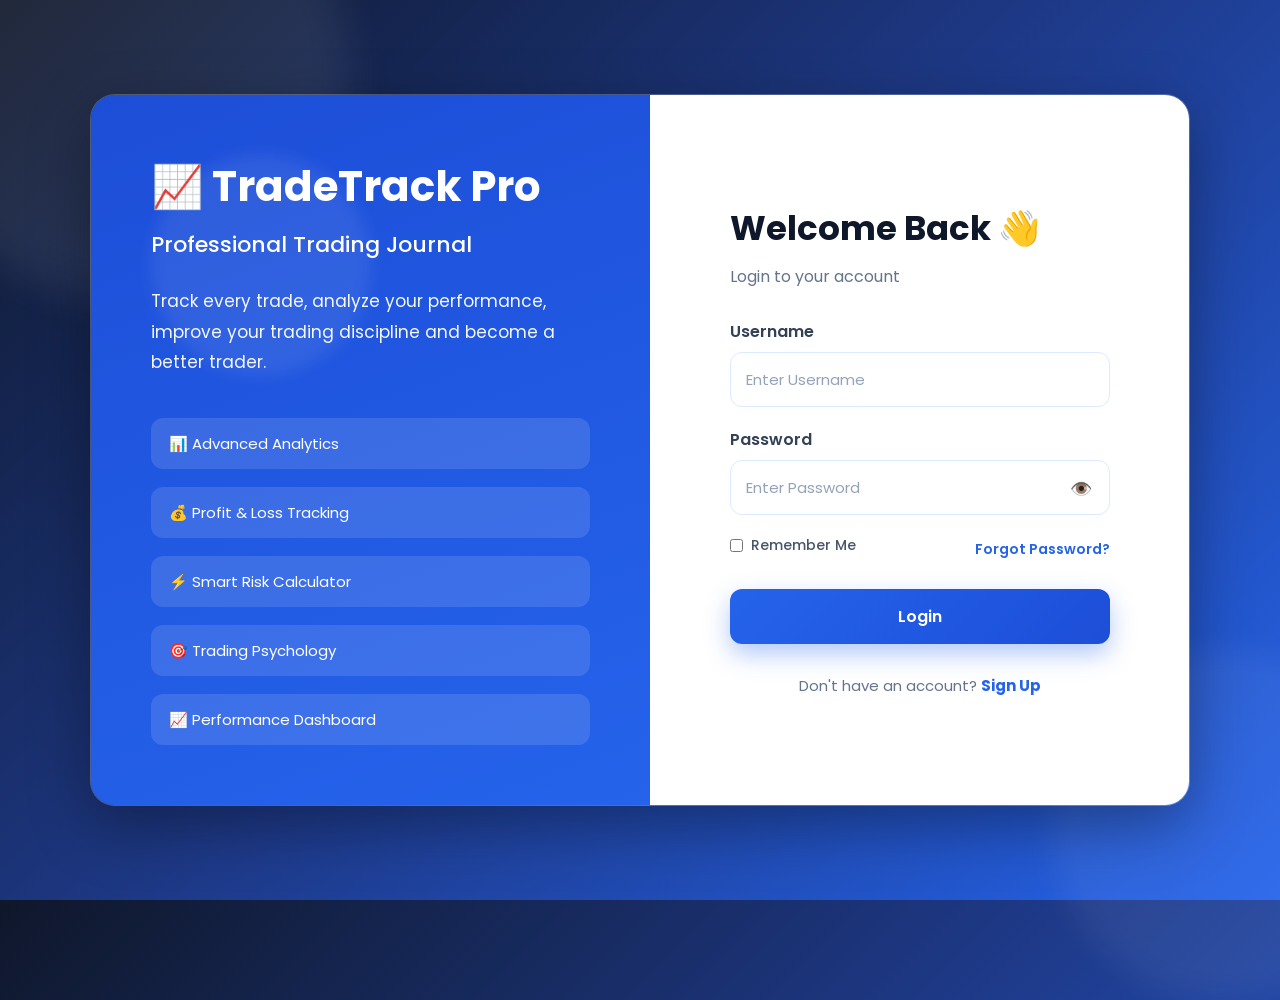
<file: HTML/index.html>
<!DOCTYPE html>
<html lang="en">

<head>

    <meta charset="UTF-8">

    <meta name="viewport" content="width=device-width, initial-scale=1.0">

    <title>TradeTrack Pro | Login</title>

    <link rel="preconnect" href="https://fonts.googleapis.com">

    <link rel="preconnect" href="https://fonts.gstatic.com" crossorigin>

    <link href="https://fonts.googleapis.com/css2?family=Poppins:wght@300;400;500;600;700&display=swap" rel="stylesheet">

    <link rel="stylesheet" href="../CSS/auth.css">
    

</head>

<body>

<div class="container">

    <!-- Left Panel -->

    <div class="left-panel">

        <h1>📈 TradeTrack Pro</h1>

        <h2>Professional Trading Journal</h2>

        <p>

            Track every trade, analyze your performance,
            improve your trading discipline and become
            a better trader.

        </p>

        <div class="features">

            <div>📊 Advanced Analytics</div>

            <div>💰 Profit & Loss Tracking</div>

            <div>⚡ Smart Risk Calculator</div>

            <div>🎯 Trading Psychology</div>

            <div>📈 Performance Dashboard</div>

        </div>

    </div>

    <!-- Right Panel -->

    <div class="right-panel">

        <div class="form-box">

            <h2>Welcome Back 👋</h2>

            <p>Login to your account</p>

            <form id="loginForm">

                <label>Username</label>

                <input
                    type="text"
                    id="username"
                    placeholder="Enter Username"
                    required>

                <label>Password</label>

                <div class="password-box">

                    <input
                        type="password"
                        id="password"
                        placeholder="Enter Password"
                        required>

                    <span id="togglePassword">👁️</span>

                </div>

                <div class="options">

                    <label>

                        <input
                            type="checkbox"
                            id="remember">

                        Remember Me

                    </label>

                  
                   <a href="forgotPassword.html" class="forgot-link">
    Forgot Password?
</a>
                </div>

                <button type="submit">

                    Login

                </button>

                <p id="errorMessage"></p>

                <div class="link">

                    Don't have an account?

                    <a href="signup.html">

                        Sign Up

                    </a>

                </div>

            </form>

        </div>

    </div>

</div>

<script src="../JS/login.js"></script>

</body>

</html>
</file>
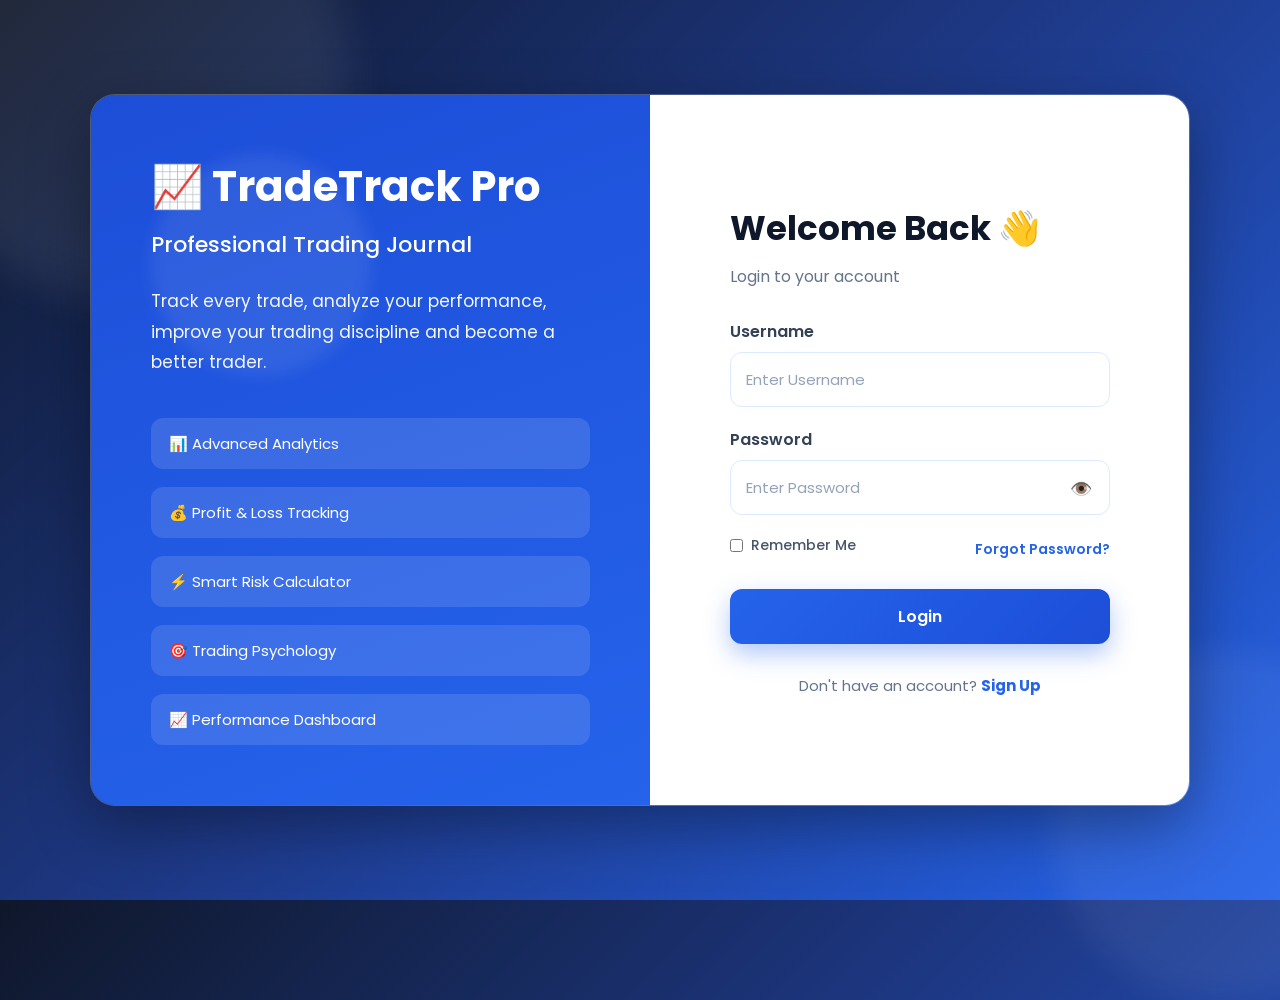
<file: HTML/addTrade.html>
<!DOCTYPE html>
<html lang="en">

<head>

    <meta charset="UTF-8">

    <meta name="viewport" content="width=device-width, initial-scale=1.0">

    <title>Add Trade | TradeTrack Pro</title>

    <!-- Google Font -->
    <link rel="preconnect" href="https://fonts.googleapis.com">

    <link rel="preconnect" href="https://fonts.gstatic.com" crossorigin>

    <link href="https://fonts.googleapis.com/css2?family=Poppins:wght@300;400;500;600;700&display=swap"
        rel="stylesheet">

    <!-- CSS -->
    <link rel="stylesheet" href="../CSS/addTrade.css">

</head>

<body>

<div class="container">

    <!-- Sidebar -->

    <aside class="sidebar">

        <div class="logo">

            <h2>📈 TradeTrack Pro</h2>

        </div>

        <ul class="menu">

            <li>
                <a href="dashboard.html">🏠 Dashboard</a>
            </li>

            <li class="active">
                <a href="addTrade.html">➕ Add Trade</a>
            </li>

            <li>
                <a href="history.html">📜 Trade History</a>
            </li>

            <li>
                <a href="analytics.html">📊 Analytics</a>
            </li>

            <l>
                <li><a href="riskCalculator.html">💰 Risk Calculator</a></li>
            </li>

            <li>
                <a href="settings.html">⚙️ Settings</a>
            </li>

        </ul>

    </aside>

    <!-- Main -->

    <main class="main">

        <div class="page-title">

            <h1>Add New Trade</h1>

            <p>Record every trade. Improve every day.</p>

        </div>

        <form id="tradeForm">

            <div class="grid">

                <!-- Stock -->

                <div class="input-box">

                    <label>Index / Stock Name</label>

                    <input
                        type="text"
                        id="stock"
                        placeholder="Example : Nifty , TCS"
                        required>

                </div>

                <!-- Trade Type -->

                <div class="input-box">

                    <label>Trade Type</label>

                    <select id="type">

                        <option value="BUY">BUY</option>

                        <option value="SELL">SELL</option>

                    </select>

                </div>

                <!-- Entry -->

                <div class="input-box">

                    <label>Entry Price</label>

                    <input
                        type="number"
                        id="entry"
                        placeholder="Enter Entry Price"
                        required>

                </div>

                <!-- Exit -->

                <div class="input-box">

                    <label>Exit Price</label>

                    <input
                        type="number"
                        id="exit"
                        placeholder="Enter Exit Price"
                        required>

                </div>

                <!-- Quantity -->

                <div class="input-box">

                    <label>Quantity</label>

                    <input
                        type="number"
                        id="quantity"
                        placeholder="Enter Quantity"
                        required>

                </div>

                <!-- Strategy -->

                <div class="input-box">

                    <label>Strategy</label>

                    <input
                        type="text"
                        id="strategy"
                        placeholder="Breakout, Scalping, Swing..."
                        required>

                </div>

                <!-- Emotion -->

                <div class="input-box">

                    <label>Emotion</label>

                    <input
                        type="text"
                        id="emotion"
                        placeholder="Happy, Fear, Angry..."
                        required>

                </div>

                <!-- Date -->

                <div class="input-box">

                    <label>Trade Date</label>

                    <input
                        type="date"
                        id="date"
                        required>

                </div>

            </div>

            <!-- Notes -->

            <div class="notes">

                <label>Trade Notes</label>

                <textarea
                    id="notes"
                    rows="6"
                    placeholder="Write your trading observations..."></textarea>

            </div>

            <!-- PNL -->

            <div class="summary">

                <h2>Profit / Loss</h2>

                <h1 id="pnl">₹0</h1>

            </div>

            <!-- Button -->

            <button
                type="submit"
                class="save-btn">

                Save Trade

            </button>

        </form>

    </main>

</div>

<script src="../JS/addTrade.js"></script>

</body>

</html>
</file>
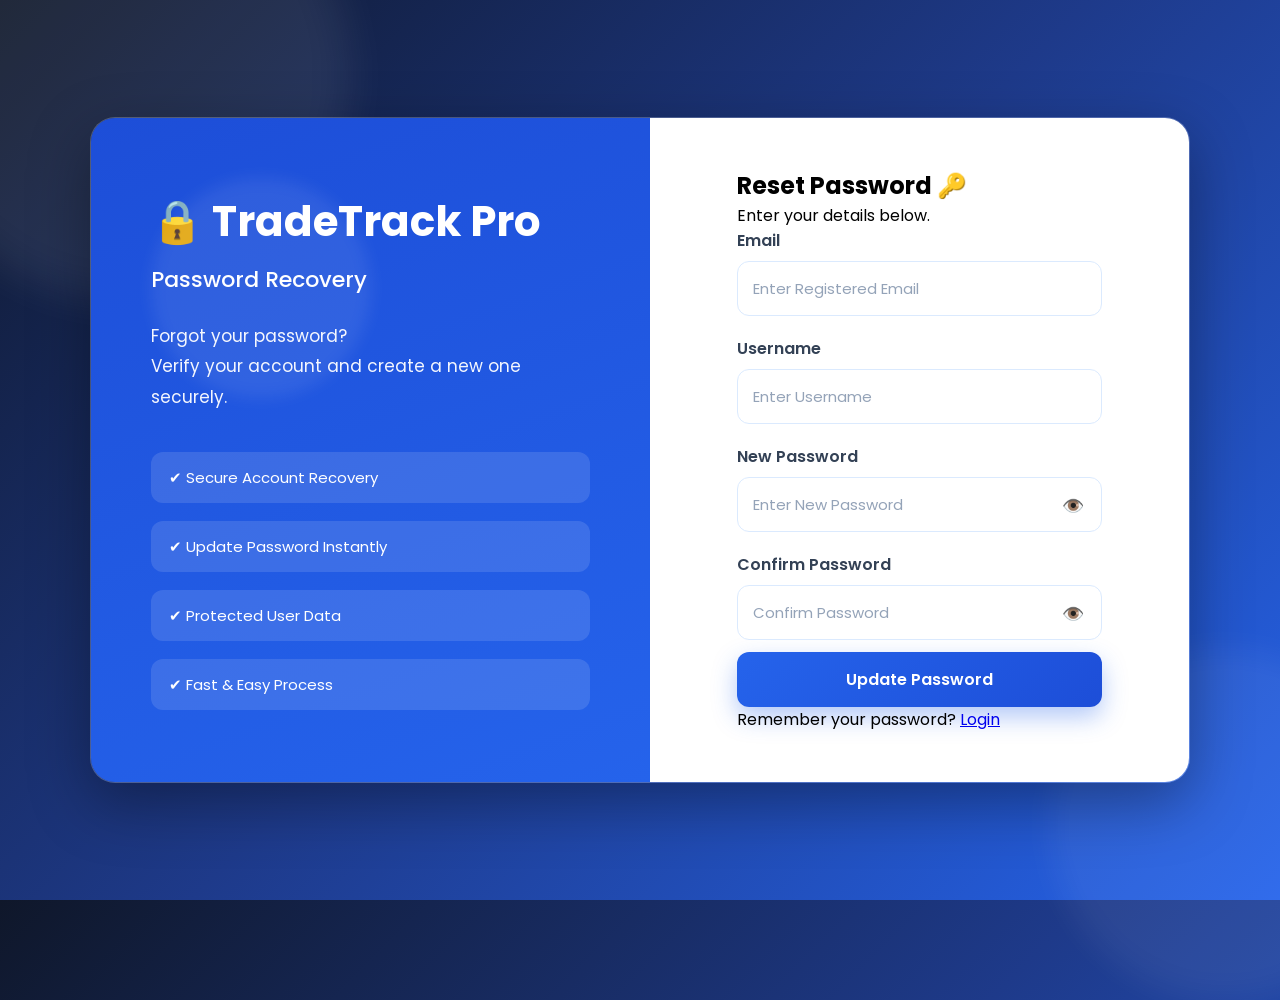
<file: HTML/forgotPassword.html>
<!DOCTYPE html>
<html lang="en">

<head>

    <meta charset="UTF-8">

    <meta name="viewport" content="width=device-width, initial-scale=1.0">

    <title>TradeTrack Pro | Forgot Password</title>

    <!-- Google Font -->

    <link rel="preconnect" href="https://fonts.googleapis.com">

    <link rel="preconnect" href="https://fonts.gstatic.com" crossorigin>

    <link href="https://fonts.googleapis.com/css2?family=Poppins:wght@300;400;500;600;700&display=swap" rel="stylesheet">

    <!-- Common Auth CSS -->

    <link rel="stylesheet" href="../CSS/auth.css">

</head>

<body>

<div class="container">

    <!-- Left Side -->

    <div class="left-panel">

        <h1>🔒 TradeTrack Pro</h1>

        <h2>Password Recovery</h2>

        <p>

            Forgot your password?<br>

            Verify your account and create a new one securely.

        </p>

        <div class="features">

            <div>✔ Secure Account Recovery</div>

            <div>✔ Update Password Instantly</div>

            <div>✔ Protected User Data</div>

            <div>✔ Fast & Easy Process</div>

        </div>

    </div>

    <!-- Right Side -->

    <div class="right-panel">

        <div class="login-card">

            <h2>Reset Password 🔑</h2>

            <p>Enter your details below.</p>

            <form id="forgotForm">

                <label>Email</label>

                <input
                    type="email"
                    id="email"
                    placeholder="Enter Registered Email"
                    required>

                <label>Username</label>

                <input
                    type="text"
                    id="username"
                    placeholder="Enter Username"
                    required>

                <label>New Password</label>

                <div class="password-box">

                    <input
                        type="password"
                        id="password"
                        placeholder="Enter New Password"
                        required>

                    <span id="togglePassword">👁️</span>

                </div>

                <label>Confirm Password</label>

                <div class="password-box">

                    <input
                        type="password"
                        id="confirmPassword"
                        placeholder="Confirm Password"
                        required>

                    <span id="toggleConfirmPassword">👁️</span>

                </div>

                <p id="passwordStrength"></p>

                <p id="forgotMessage"></p>

                <button type="submit">

                    Update Password

                </button>

                <div class="signup">

                    Remember your password?

                    <a href="index.html">

                        Login

                    </a>

                </div>

            </form>

        </div>

    </div>

</div>

<script src="../JS/forgotPassword.js"></script>

</body>

</html>
</file>
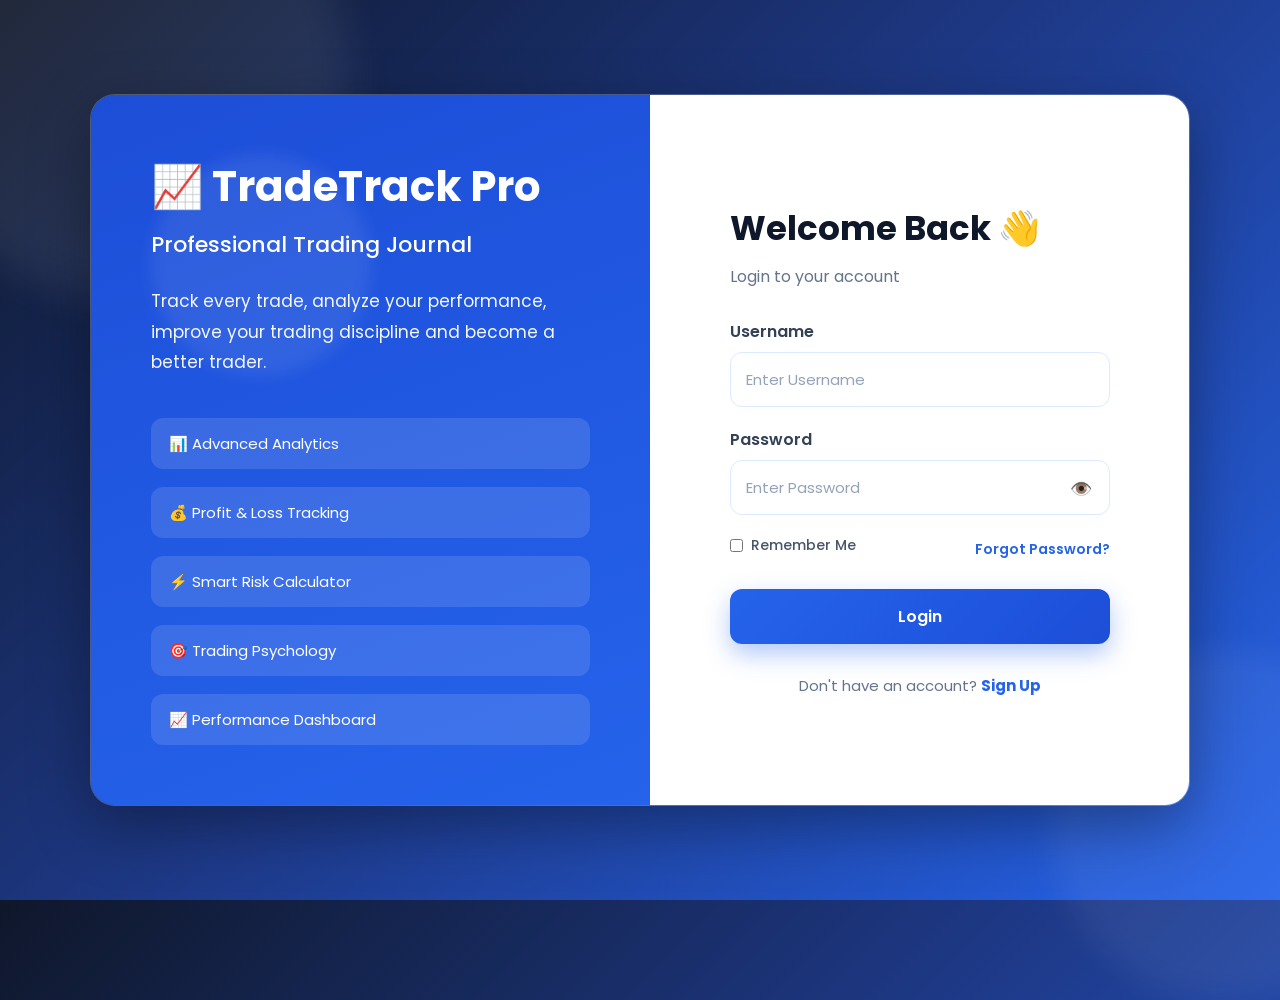
<file: HTML/history.html>
<!DOCTYPE html>
<html lang="en">

<head>

<meta charset="UTF-8">

<meta name="viewport" content="width=device-width, initial-scale=1.0">

<title>Trade History | TradeTrack Pro</title>

<link rel="preconnect" href="https://fonts.googleapis.com">

<link rel="preconnect" href="https://fonts.gstatic.com" crossorigin>

<link href="https://fonts.googleapis.com/css2?family=Poppins:wght@300;400;500;600;700&display=swap" rel="stylesheet">

<link rel="stylesheet" href="../CSS/history.css">

</head>

<body>

<div class="container">

<!-- Sidebar -->

<aside class="sidebar">

<div class="logo">

<h2>📈 TradeTrack Pro</h2>

</div>

<ul class="menu">

<li><a href="dashboard.html">🏠 Dashboard</a></li>

<li><a href="addTrade.html">➕ Add Trade</a></li>

<li class="active"><a href="history.html">📜 Trade History</a></li>

<li><a href="analytics.html">📊 Analytics</a></li>

<li><a href="riskCalculator.html">💰 Risk Calculator</a></li>

<li><a href="settings.html">⚙️ Settings</a></li>

</ul>

</aside>

<!-- Main -->

<main class="main-content">

<h1>📜 Trade History</h1>

<p>View and manage all your saved trades.</p>

<br>

<div class="table-container">

<table>

<thead>

<tr>

<th>Stock</th>

<th>Type</th>

<th>Entry</th>

<th>Exit</th>

<th>Qty</th>

<th>P/L</th>

<th>Strategy</th>

<th>Emotion</th>

<th>Date</th>

<th>Action</th>

</tr>

</thead>

<tbody id="tradeTable">

</tbody>

</table>

</div>

</main>

</div>

<script src="../JS/history.js"></script>

</body>

</html>
</file>
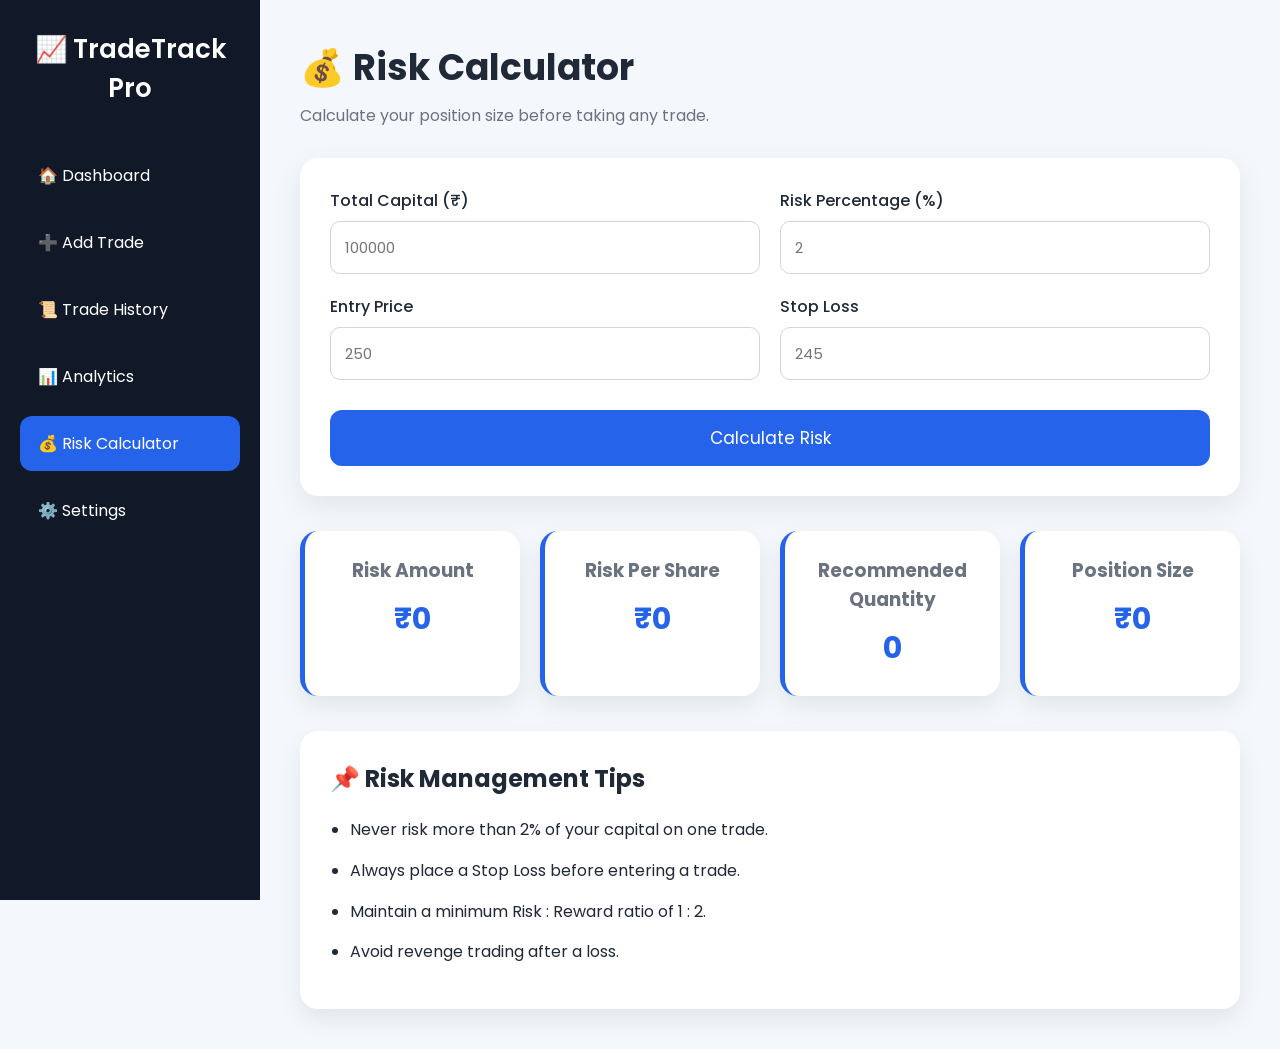
<file: HTML/riskCalculator.html>
<!DOCTYPE html>
<html lang="en">

<head>

    <meta charset="UTF-8">

    <meta name="viewport" content="width=device-width, initial-scale=1.0">

    <title>Risk Calculator | TradeTrack Pro</title>

    <link rel="preconnect" href="https://fonts.googleapis.com">

    <link rel="preconnect" href="https://fonts.gstatic.com" crossorigin>

    <link href="https://fonts.googleapis.com/css2?family=Poppins:wght@300;400;500;600;700&display=swap"
        rel="stylesheet">

    <link rel="stylesheet" href="../CSS/riskCalculator.css">

</head>

<body>

<div class="container">

    <!-- ================= Sidebar ================= -->

    <aside class="sidebar">

        <div class="logo">

            <h2>📈 TradeTrack Pro</h2>

        </div>

        <ul class="menu">

            <li>
                <a href="dashboard.html">🏠 Dashboard</a>
            </li>

            <li>
                <a href="addTrade.html">➕ Add Trade</a>
            </li>

            <li>
                <a href="history.html">📜 Trade History</a>
            </li>

            <li>
                <a href="analytics.html">📊 Analytics</a>
            </li>

            <li class="active">
                <a href="riskCalculator.html">💰 Risk Calculator</a>
            </li>

            <li>
                <a href="settings.html">⚙️ Settings</a>
            </li>

        </ul>

    </aside>

    <!-- ================= Main ================= -->

    <main class="main-content">

        <div class="page-title">

            <h1>💰 Risk Calculator</h1>

            <p>Calculate your position size before taking any trade.</p>

        </div>

        <div class="calculator">

            <div class="grid">

                <div class="input-box">

                    <label>Total Capital (₹)</label>

                    <input
                        type="number"
                        id="capital"
                        placeholder="100000">

                </div>

                <div class="input-box">

                    <label>Risk Percentage (%)</label>

                    <input
                        type="number"
                        id="riskPercent"
                        placeholder="2">

                </div>

                <div class="input-box">

                    <label>Entry Price</label>

                    <input
                        type="number"
                        id="entryPrice"
                        placeholder="250">

                </div>

                <div class="input-box">

                    <label>Stop Loss</label>

                    <input
                        type="number"
                        id="stopLoss"
                        placeholder="245">

                </div>

            </div>

            <button id="calculateBtn">

                Calculate Risk

            </button>

        </div>

        <!-- ================= Result ================= -->

        <section class="result">

            <div class="result-card">

                <h3>Risk Amount</h3>

                <h2 id="riskAmount">₹0</h2>

            </div>

            <div class="result-card">

                <h3>Risk Per Share</h3>

                <h2 id="riskPerShare">₹0</h2>

            </div>

            <div class="result-card">

                <h3>Recommended Quantity</h3>

                <h2 id="quantity">0</h2>

            </div>

            <div class="result-card">

                <h3>Position Size</h3>

                <h2 id="positionSize">₹0</h2>

            </div>

        </section>

        <!-- ================= Tips ================= -->

        <section class="tips">

            <h2>📌 Risk Management Tips</h2>

            <ul>

                <li>Never risk more than 2% of your capital on one trade.</li>

                <li>Always place a Stop Loss before entering a trade.</li>

                <li>Maintain a minimum Risk : Reward ratio of 1 : 2.</li>

                <li>Avoid revenge trading after a loss.</li>

            </ul>

        </section>

    </main>

</div>

<script src="../JS/riskCalculator.js"></script>

</body>

</html>
</file>
<file: CSS/auth.css>
/* ==========================================
   TradeTrack Pro - Authentication
   Author : ChatGPT
========================================== */

*{
    margin:0;
    padding:0;
    box-sizing:border-box;
    font-family:'Poppins',sans-serif;
}

body{
    min-height:100vh;
    display:flex;
    justify-content:center;
    align-items:center;
    overflow:hidden;
    background:linear-gradient(135deg,#0f172a,#1e3a8a,#2563eb);
    position:relative;
}

/* Animated Background */

body::before{
    content:"";
    position:absolute;
    width:450px;
    height:450px;
    border-radius:50%;
    background:rgba(255,255,255,.08);
    top:-150px;
    left:-100px;
    filter:blur(20px);
    animation:float1 8s infinite ease-in-out;
}

body::after{
    content:"";
    position:absolute;
    width:350px;
    height:350px;
    border-radius:50%;
    background:rgba(255,255,255,.06);
    right:-120px;
    bottom:-100px;
    filter:blur(15px);
    animation:float2 10s infinite ease-in-out;
}

@keyframes float1{
    0%,100%{
        transform:translateY(0);
    }
    50%{
        transform:translateY(40px);
    }
}

@keyframes float2{
    0%,100%{
        transform:translateY(0);
    }
    50%{
        transform:translateY(-40px);
    }
}

/* Main Container */

.container{

    width:1100px;

    max-width:95%;

    min-height:650px;

    display:flex;

    border-radius:25px;

    overflow:hidden;

    background:rgba(255,255,255,.08);

    backdrop-filter:blur(18px);

    box-shadow:0 20px 60px rgba(0,0,0,.35);

    border:1px solid rgba(255,255,255,.15);

    z-index:5;

}

/* LEFT PANEL */

.left-panel{

    flex:1;

    padding:60px;

    color:#fff;

    display:flex;

    flex-direction:column;

    justify-content:center;

    background:linear-gradient(160deg,#1d4ed8,#2563eb);

}

.left-panel h1{

    font-size:42px;

    margin-bottom:10px;

    font-weight:700;

}

.left-panel h2{

    font-size:22px;

    font-weight:500;

    margin-bottom:25px;

}

.left-panel p{

    font-size:17px;

    line-height:1.8;

    opacity:.95;

    margin-bottom:40px;

}

.features{

    display:flex;

    flex-direction:column;

    gap:18px;

}

.features div{

    padding:14px 18px;

    background:rgba(255,255,255,.12);

    border-radius:12px;

    font-size:15px;

    transition:.3s;

}

.features div:hover{

    transform:translateX(8px);

    background:rgba(255,255,255,.2);

}

/* RIGHT PANEL */

.right-panel{

    flex:1;

    display:flex;

    justify-content:center;

    align-items:center;

    padding:50px;

    background:#fff;

}

/* LOGIN / SIGNUP CARD */

.form-box{

    width:100%;

    max-width:380px;

}

.form-box h2{

    font-size:34px;

    color:#0f172a;

    margin-bottom:10px;

}

.form-box p{

    color:#64748b;

    margin-bottom:30px;

}

label{

    display:block;

    margin-bottom:8px;

    font-weight:600;

    color:#334155;

}

input{

    width:100%;

    padding:15px;

    border-radius:12px;

    border:1px solid #dbeafe;

    outline:none;

    margin-bottom:20px;

    font-size:15px;

    transition:.3s;

}

input:focus{

    border-color:#2563eb;

    box-shadow:0 0 10px rgba(37,99,235,.25);

}
/* ============================
   Password Box
============================ */

.password-box{
    position:relative;
    width:100%;
    margin-bottom:20px;
}

.password-box input{
    margin-bottom:0;
    padding-right:55px;
}

.password-box span{
    position:absolute;
    right:18px;
    top:50%;
    transform:translateY(-50%);
    cursor:pointer;
    font-size:18px;
    color:#64748b;
    transition:.3s;
}

.password-box span:hover{
    color:#2563eb;
}

/* ============================
   Remember & Forgot
============================ */

.options{
    display:flex;
    justify-content:space-between;
    align-items:center;
    margin-bottom:25px;
    font-size:14px;
}

.options label{
    display:flex;
    align-items:center;
    gap:8px;
    cursor:pointer;
    color:#475569;
    font-weight:500;
}

.options input{
    width:auto;
    margin:0;
}

.options a{
    text-decoration:none;
    color:#2563eb;
    font-weight:600;
    transition:.3s;
}

.options a:hover{
    color:#1d4ed8;
}

/* ============================
   Button
============================ */

button{

    width:100%;

    padding:15px;

    border:none;

    border-radius:12px;

    background:linear-gradient(135deg,#2563eb,#1d4ed8);

    color:#fff;

    font-size:16px;

    font-weight:600;

    cursor:pointer;

    transition:.35s;

    box-shadow:0 10px 25px rgba(37,99,235,.35);

}

button:hover{

    transform:translateY(-3px);

    box-shadow:0 18px 35px rgba(37,99,235,.45);

}

/* ============================
   Error Message
============================ */

#errorMessage{

    margin-top:18px;

    text-align:center;

    font-size:14px;

    font-weight:500;

    color:#dc2626;

}

/* ============================
   Bottom Link
============================ */

.link{

    text-align:center;

    margin-top:25px;

    color:#64748b;

    font-size:15px;

}

.link a{

    color:#2563eb;

    text-decoration:none;

    font-weight:700;

    transition:.3s;

}

.link a:hover{

    color:#1d4ed8;

}

/* ============================
   Card Animation
============================ */

.form-box{

    animation:fadeUp .8s ease;

}

@keyframes fadeUp{

    from{

        opacity:0;

        transform:translateY(30px);

    }

    to{

        opacity:1;

        transform:translateY(0);

    }

}
/* ==========================================
   TradeTrack Pro - Auth CSS Part 3
   Responsive + Premium Effects
========================================== */

/* Floating Glow */

.left-panel::before{
    content:"";
    position:absolute;
    width:220px;
    height:220px;
    background:rgba(255,255,255,.08);
    border-radius:50%;
    top:60px;
    left:60px;
    filter:blur(8px);
}

.left-panel{
    position:relative;
    overflow:hidden;
}

/* Custom Scrollbar */

::-webkit-scrollbar{
    width:8px;
}

::-webkit-scrollbar-thumb{
    background:#2563eb;
    border-radius:20px;
}

::-webkit-scrollbar-track{
    background:#edf2f7;
}

/* Placeholder */

input::placeholder{
    color:#94a3b8;
}

/* Focus Effect */

input:focus{

    transform:translateY(-2px);

}

/* Button Active */

button:active{

    transform:scale(.98);

}

/* Smooth Transition */

a,
button,
input,
.features div{

    transition:.35s;

}

/* Responsive */

@media(max-width:1050px){

.container{

    width:95%;

}

.left-panel{

    padding:45px;

}

.right-panel{

    padding:40px;

}

}

@media(max-width:900px){

.container{

    flex-direction:column;

    height:auto;

}

.left-panel{

    padding:45px;

    text-align:center;

}

.features{

    margin-top:20px;

}

.right-panel{

    padding:40px;

}

.form-box{

    max-width:100%;

}

}

@media(max-width:600px){

body{

    padding:15px;

}

.container{

    border-radius:18px;

}

.left-panel h1{

    font-size:32px;

}

.left-panel h2{

    font-size:18px;

}

.left-panel p{

    font-size:15px;

}

.form-box h2{

    font-size:28px;

}

button{

    padding:14px;

}

.options{

    flex-direction:column;

    gap:12px;

    align-items:flex-start;

}

}

@media(max-width:420px){

.left-panel{

    padding:30px;

}

.right-panel{

    padding:25px;

}

input{

    padding:13px;

}

button{

    font-size:15px;

}

}

/* =========================================
   Forgot Password Page Extra CSS
========================================= */

/* Input with Eye Icon */

.input-group{

    position: relative;

    margin-bottom: 18px;

}

.input-group span{

    position: absolute;

    right: 15px;

    top: 42px;

    cursor: pointer;

    font-size: 18px;

    color: #666;

    user-select: none;

}

.input-group span:hover{

    color: #2563eb;

}

/* Password Strength */

#passwordStrength{

    margin-top: -8px;

    margin-bottom: 15px;

    font-size: 14px;

    font-weight: 600;

}

/* Success / Error Message */

#message{

    text-align: center;

    font-size: 14px;

    font-weight: 600;

    margin-bottom: 15px;

}

/* Bottom Link */

.bottom-link{

    text-align: center;

    margin-top: 20px;

}

.bottom-link a{

    color: #2563eb;

    text-decoration: none;

    font-weight: 600;

    transition: .3s;

}

.bottom-link a:hover{

    color: #1d4ed8;

    text-decoration: underline;

}

/* Forgot Password Link */

.forgot-link{

    color: #2563eb;

    text-decoration: none;

    font-size: 14px;

    font-weight: 600;

}

.forgot-link:hover{

    text-decoration: underline;

}
</file>
<file: CSS/addTrade.css>
/* ==========================================
   TradeTrack Pro
   Add Trade CSS
========================================== */

*{
    margin:0;
    padding:0;
    box-sizing:border-box;
    font-family:'Poppins',sans-serif;
}

body{
    background:#f4f7fb;
    color:#1f2937;
}

/* ================= Layout ================= */

.container{
    display:flex;
    min-height:100vh;
}

/* ================= Sidebar ================= */

.sidebar{
    width:260px;
    background:#111827;
    color:#fff;
    padding:30px 20px;
}

.logo{
    text-align:center;
    margin-bottom:40px;
}

.logo h2{
    font-size:26px;
    font-weight:600;
}

.menu{
    list-style:none;
}

.menu li{
    margin-bottom:12px;
}

.menu li a{
    display:block;
    padding:14px 18px;
    color:white;
    text-decoration:none;
    border-radius:12px;
    transition:.3s;
}

.menu li a:hover{
    background:#1f2937;
}

.menu li.active a{
    background:#2563eb;
}

/* ================= Main ================= */

.main{
    flex:1;
    padding:40px;
}

.page-title{
    margin-bottom:30px;
}

.page-title h1{
    font-size:34px;
    margin-bottom:8px;
}

.page-title p{
    color:#6b7280;
}

/* ================= Form ================= */

form{
    background:white;
    padding:35px;
    border-radius:20px;
    box-shadow:0 12px 35px rgba(0,0,0,.08);
}

.grid{
    display:grid;
    grid-template-columns:repeat(2,1fr);
    gap:25px;
}

.input-box{
    display:flex;
    flex-direction:column;
}

.input-box label{
    font-weight:500;
    margin-bottom:8px;
}

.input-box input,
.input-box select,
textarea{

    width:100%;
    padding:14px;

    border:1px solid #d1d5db;

    border-radius:10px;

    outline:none;

    font-size:15px;

    transition:.3s;

}

.input-box input:focus,
.input-box select:focus,
textarea:focus{

    border-color:#2563eb;

    box-shadow:0 0 0 4px rgba(37,99,235,.15);

}

/* ================= Notes ================= */

.notes{

    margin-top:30px;

}

.notes label{

    display:block;

    margin-bottom:10px;

    font-weight:500;

}

textarea{

    resize:none;

}

/* ================= Summary ================= */

.summary{

    margin-top:35px;

    background:#eef4ff;

    border-left:5px solid #2563eb;

    padding:25px;

    border-radius:15px;

}

.summary h2{

    color:#2563eb;

    font-size:22px;

}

.summary h1{

    margin-top:10px;

    font-size:42px;

    color:#16a34a;

}

/* ================= Button ================= */

.save-btn{

    width:100%;

    margin-top:30px;

    padding:16px;

    border:none;

    border-radius:12px;

    background:#2563eb;

    color:white;

    font-size:17px;

    font-weight:600;

    cursor:pointer;

    transition:.3s;

}

.save-btn:hover{

    background:#1d4ed8;

    transform:translateY(-3px);

}

/* ================= Responsive ================= */

@media(max-width:900px){

.container{

    flex-direction:column;

}

.sidebar{

    width:100%;

}

.main{

    padding:20px;

}

.grid{

    grid-template-columns:1fr;

}

form{

    padding:20px;

}

}
</file>
<file: CSS/history.css>
/* ==========================================
   TradeTrack Pro
   Trade History CSS
========================================== */

*{
    margin:0;
    padding:0;
    box-sizing:border-box;
    font-family:'Poppins',sans-serif;
}

body{
    background:#f4f7fb;
    color:#1f2937;
}

.container{
    display:flex;
    min-height:100vh;
}

/* ================= Sidebar ================= */

.sidebar{

    width:260px;

    background:#111827;

    color:white;

    padding:30px 20px;

}

.logo{

    text-align:center;

    margin-bottom:40px;

}

.logo h2{

    font-size:26px;

}

.menu{

    list-style:none;

}

.menu li{

    margin-bottom:12px;

}

.menu li a{

    display:block;

    text-decoration:none;

    color:white;

    padding:14px 18px;

    border-radius:12px;

    transition:.3s;

}

.menu li a:hover{

    background:#1f2937;

}

.menu li.active a{

    background:#2563eb;

}

/* ================= Main ================= */

.main-content{

    flex:1;

    padding:40px;

}

.main-content h1{

    font-size:35px;

    margin-bottom:10px;

}

.main-content p{

    color:#6b7280;

    margin-bottom:25px;

}

/* ================= Table ================= */

.table-container{

    background:white;

    border-radius:18px;

    overflow:auto;

    box-shadow:0 10px 25px rgba(0,0,0,.08);

}

table{

    width:100%;

    border-collapse:collapse;

    min-width:1500px;

}

th{

    background:#111827;

    color:white;

    padding:16px;

    font-weight:500;

    text-align:center;

}

td{

    padding:15px;

    text-align:center;

    border-bottom:1px solid #e5e7eb;

}

tbody tr:hover{

    background:#eef4ff;

}

/* ================= Profit Loss ================= */

.profit{

    color:#16a34a;

    font-weight:600;

}

.loss{

    color:#dc2626;

    font-weight:600;

}

/* ================= Buttons ================= */

.edit-btn{

    border:none;

    background:#2563eb;

    color:white;

    padding:8px 14px;

    border-radius:8px;

    cursor:pointer;

    margin-right:6px;

}

.edit-btn:hover{

    background:#1d4ed8;

}

.delete-btn{

    border:none;

    background:#dc2626;

    color:white;

    padding:8px 14px;

    border-radius:8px;

    cursor:pointer;

}

.delete-btn:hover{

    background:#b91c1c;

}

/* ================= Responsive ================= */

@media(max-width:900px){

.container{

    flex-direction:column;

}

.sidebar{

    width:100%;

}

.main-content{

    padding:20px;

}

}
</file>
<file: CSS/riskCalculator.css>
/* ==========================================
   TradeTrack Pro - Risk Calculator
========================================== */

*{
    margin:0;
    padding:0;
    box-sizing:border-box;
    font-family:'Poppins',sans-serif;
}

body{
    background:#f4f7fb;
    color:#1f2937;
}

.container{
    display:flex;
    min-height:100vh;
}

/* ================= Sidebar ================= */

.sidebar{
    width:260px;
    background:#111827;
    color:white;
    padding:30px 20px;
    position:fixed;
    left:0;
    top:0;
    height:100vh;
}

.logo{
    text-align:center;
    margin-bottom:40px;
}

.logo h2{
    font-size:26px;
    font-weight:600;
}

.menu{
    list-style:none;
}

.menu li{
    margin-bottom:12px;
}

.menu li a{
    display:block;
    color:white;
    text-decoration:none;
    padding:15px 18px;
    border-radius:12px;
    transition:.3s;
}

.menu li a:hover{
    background:#1f2937;
}

.menu li.active a{
    background:#2563eb;
}

/* ================= Main ================= */

.main-content{
    margin-left:260px;
    width:calc(100% - 260px);
    padding:40px;
}

.page-title{
    margin-bottom:30px;
}

.page-title h1{
    font-size:36px;
    margin-bottom:8px;
}

.page-title p{
    color:#6b7280;
}

/* ================= Calculator ================= */

.calculator{
    background:#fff;
    padding:30px;
    border-radius:18px;
    box-shadow:0 10px 30px rgba(0,0,0,.08);
}

.grid{
    display:grid;
    grid-template-columns:repeat(2,1fr);
    gap:20px;
}

.input-box{
    display:flex;
    flex-direction:column;
}

.input-box label{
    margin-bottom:8px;
    font-weight:500;
}

.input-box input{
    padding:14px;
    border:1px solid #d1d5db;
    border-radius:10px;
    font-size:15px;
    outline:none;
    transition:.3s;
}

.input-box input:focus{
    border-color:#2563eb;
    box-shadow:0 0 0 4px rgba(37,99,235,.15);
}

#calculateBtn{
    width:100%;
    margin-top:30px;
    padding:15px;
    border:none;
    border-radius:12px;
    background:#2563eb;
    color:white;
    font-size:17px;
    cursor:pointer;
    transition:.3s;
}

#calculateBtn:hover{
    background:#1d4ed8;
}

/* ================= Result ================= */

.result{
    display:grid;
    grid-template-columns:repeat(4,1fr);
    gap:20px;
    margin-top:35px;
}

.result-card{
    background:white;
    padding:25px;
    border-radius:18px;
    text-align:center;
    box-shadow:0 10px 25px rgba(0,0,0,.08);
    border-left:5px solid #2563eb;
}

.result-card h3{
    color:#6b7280;
    margin-bottom:12px;
}

.result-card h2{
    color:#2563eb;
    font-size:30px;
}

/* ================= Tips ================= */

.tips{
    margin-top:35px;
    background:white;
    padding:30px;
    border-radius:18px;
    box-shadow:0 10px 25px rgba(0,0,0,.08);
}

.tips h2{
    margin-bottom:20px;
}

.tips ul{
    padding-left:20px;
}

.tips li{
    margin-bottom:12px;
    line-height:1.8;
}

/* ================= Responsive ================= */

@media(max-width:1000px){

.result{
    grid-template-columns:repeat(2,1fr);
}

}

@media(max-width:768px){

.container{
    flex-direction:column;
}

.sidebar{
    position:relative;
    width:100%;
    height:auto;
}

.main-content{
    margin-left:0;
    width:100%;
    padding:20px;
}

.grid{
    grid-template-columns:1fr;
}

.result{
    grid-template-columns:1fr;
}

.page-title h1{
    font-size:28px;
}

}
/* ==============================
   Global Dark Theme
============================== */

body.dark{

    background:#0f172a;

    color:#f8fafc;

}

body.dark .sidebar{

    background:#111827;

}

body.dark .main,
body.dark .main-content{

    background:#0f172a;

}

body.dark .card,
body.dark .login-card,
body.dark .settings-card,
body.dark form{

    background:#1e293b;

    color:white;

}

body.dark input,
body.dark textarea,
body.dark select{

    background:#334155;

    color:white;

    border:1px solid #475569;

}

body.dark input::placeholder,
body.dark textarea::placeholder{

    color:#cbd5e1;

}

body.dark button{

    color:white;

}

body.dark a{

    color:#60a5fa;

}
</file>
